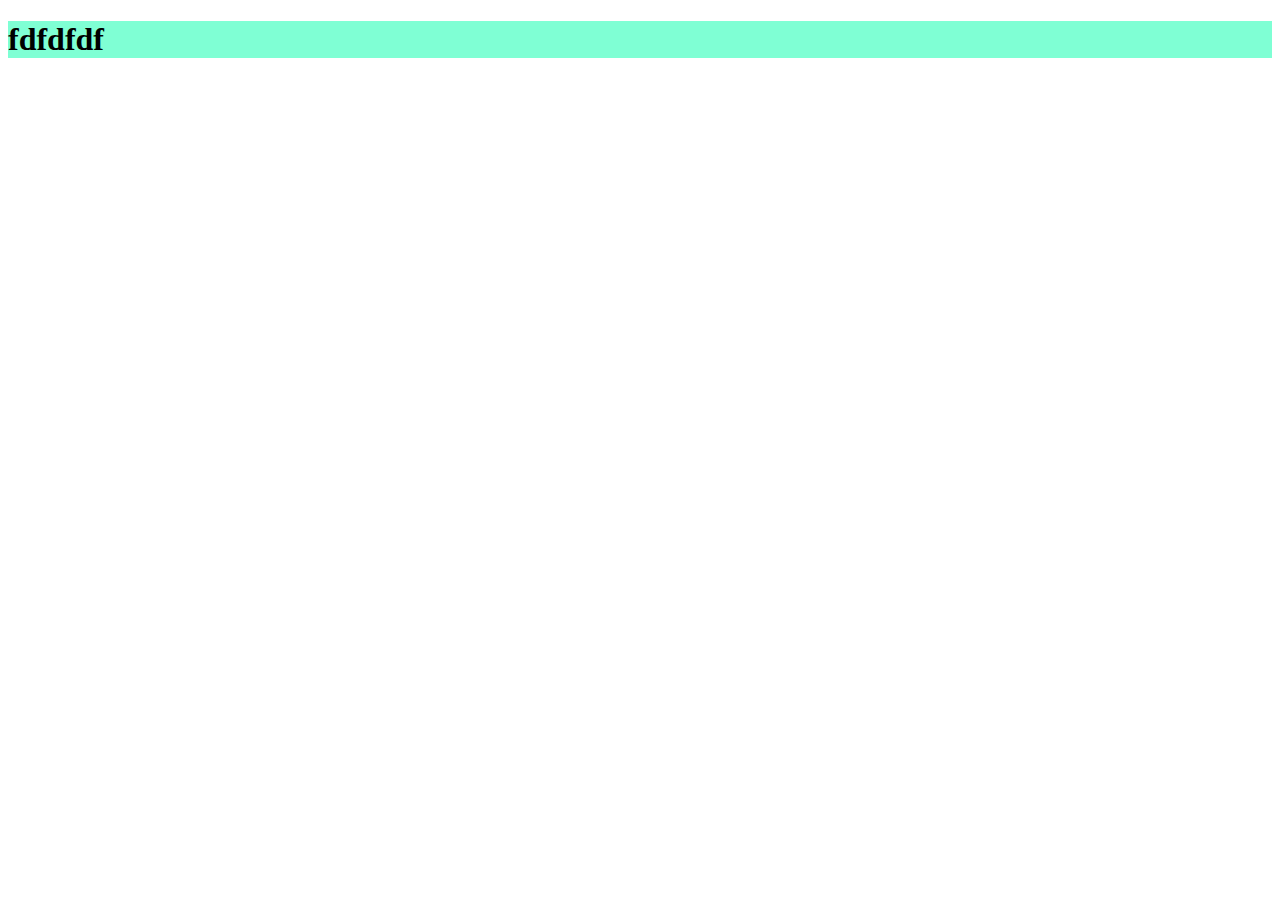
<file: index.html>
<!DOCTYPE html>
<html lang="en">
<head>
    <meta charset="UTF-8">
    <meta http-equiv="X-UA-Compatible" content="IE=edge">
    <meta name="viewport" content="width=р, initial-scale=1.0">
    <link rel="stylesheet" href="./style/style.css">
    <title>Document</title>
</head>
<body>
    <h1 class="hj">fdfdfdf</h1>
</body>
</html>
</file>
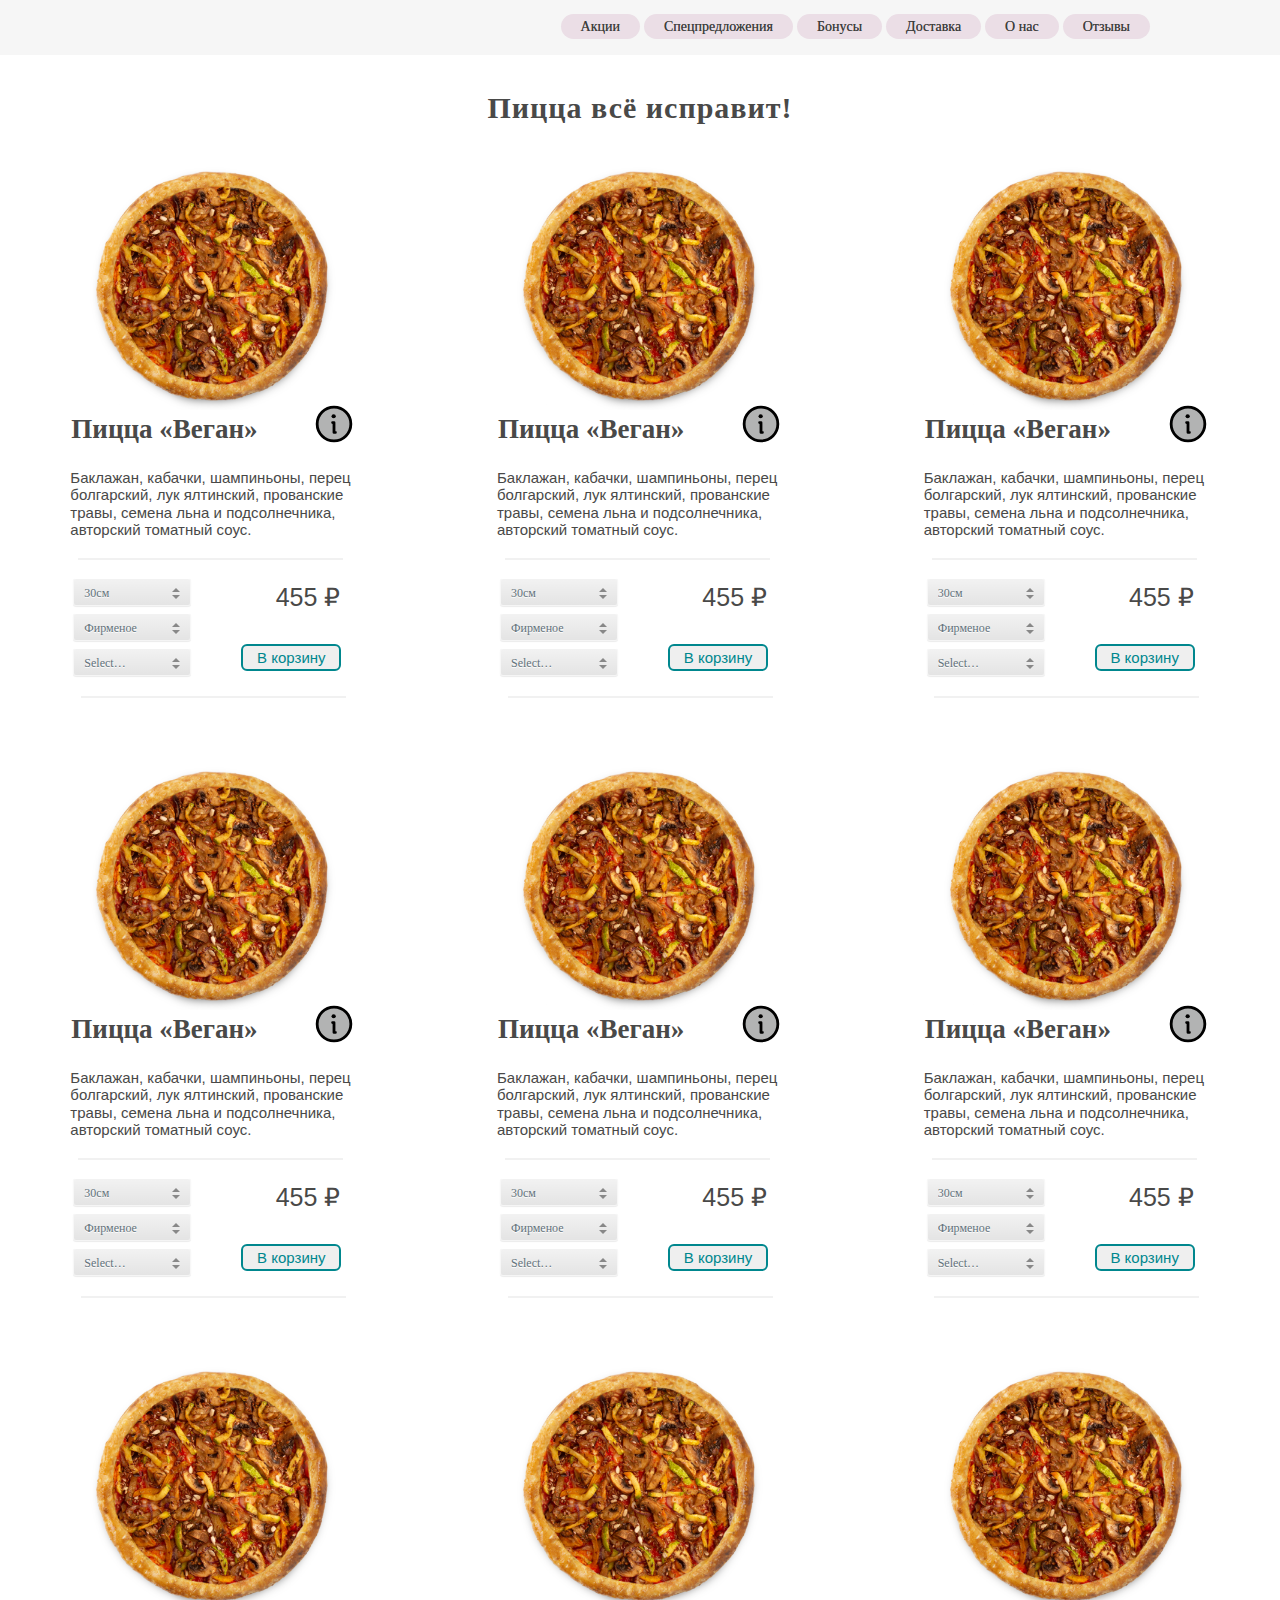
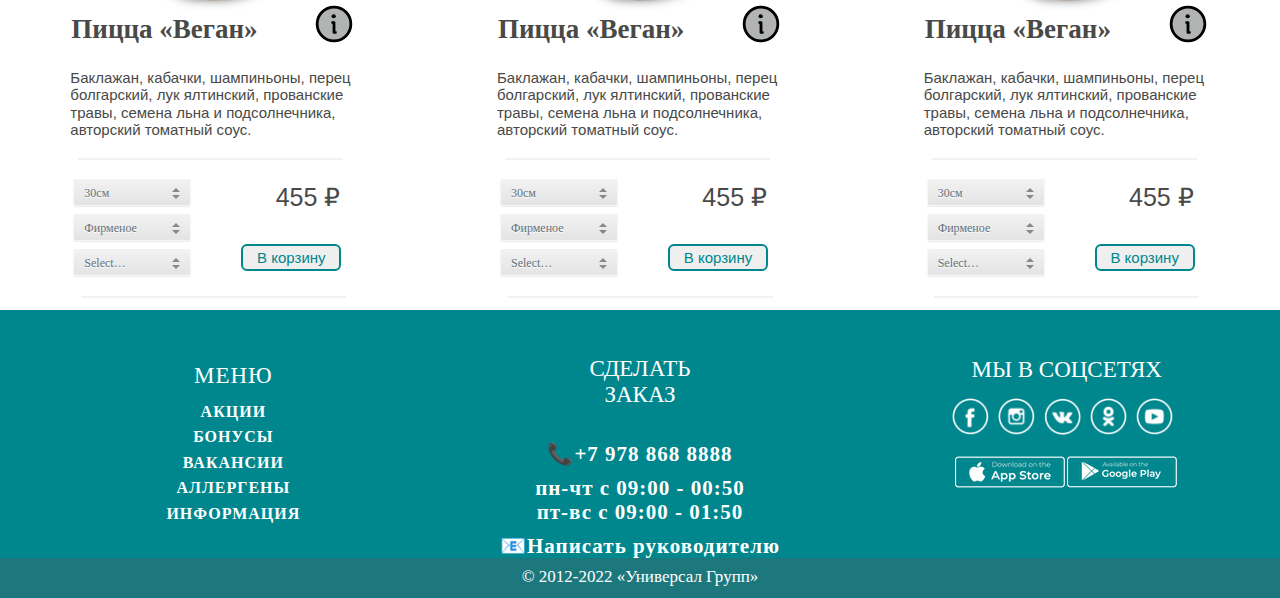
<file: abaz/dubl/index.html>
<!DOCTYPE html>
<html data-theme="light" lang="ru">
  <head>
    <meta charset="UTF-8" />
    <meta http-equiv="X-UA-Compatible" content="IE=edge" />
    <meta name="viewport" content="width=device-width, initial-scale=1.0" />
    <title>monstrpizza</title>

    <link rel="preconnect" href="https://fonts.googleapis.com" />
    <link rel="preconnect" href="https://fonts.gstatic.com" crossorigin />
    <link
      href="https://fonts.googleapis.com/css2?family=Caveat:wght@500;600;700&family=Ledger&family=Lobster&family=Pacifico&family=Piazzolla:ital,opsz,wght@0,8..30,300;0,8..30,400;0,8..30,500;1,8..30,300;1,8..30,400&family=Underdog&display=swap"
      rel="stylesheet"
    />
    <link rel="shortcut icon" href="favicon.ico" type="image/x-icon" />
    <link rel="icon" href="favicon.ico" type="image/x-icon" />
    <!-- font-family: 'Caveat', cursive;
font-family: 'Ledger', serif;
font-family: 'Lobster', cursive;
font-family: 'Pacifico', cursive;
Piazzolla,Underdog
-->
    <link rel="stylesheet" href="css/style.css" />
  </head>
  <body>
    <nav class="top-menu">
      
      <div>

        <label class="theme-input">
          <input type="checkbox">
          <span class="theme-button">
<img  class="sun-icons" src="./img/icons/sun-svgrepo-com.svg"/>
 <img class="moon-icons" id="moon_src" src="./img/icons/theme_light_dark_icon_137104.svg"/>  
          </span>


        </label>
      </div>
      <ul class="menupizza">
        <li><a href="#">Акции</a></li>
        <li><a href="#">Спецпредложения</a></li>
        <li><a href="#">Бонусы</a></li>
        <li><a href="#">Доставка</a></li>
        <li><a href="#">О нас</a></li>
        <li><a href="#">Отзывы</a></li>
      </ul>
    </nav>
    <div class="wrapper"> 
      
      
      <header class="header-burger">
        <div class="header_container">
          <a href=""class="header_logo1"></a>
          <div class="header_menu menu">

<div class="menu_icon">
<span>

</span>
</div>
<nav class="menu_body">
  <ul class="menu_list">
    <li><a href=""class="menu_link">Раздел №1</a></li>
    <li><a href=""class="menu_link">Раздел №2</a></li>
    <li><a href=""class="menu_link">Раздел №3</a></li>
<li>
    <a href=""class="menu_link">Страница №1</a>
    <span class="menu_arrow"></span>
  
  <ul class="menu_sub-list">
    <li>
      <a href=""class="menu_sub-link">Раздел №1</a>
    </li>
    <li>
      <a href=""class="menu_sub-link">Раздел №2</a>
    </li>
    <li>
      <a href=""class="menu_sub-link">Раздел №3</a>
    </li>

    
  </ul>
</li>
<li>
  <a href=""class="menu_link"> Страница №2</a>
</li>


</ul>
</nav>

          </div>


        </div>


    </header> 
  
  
  
  </div>








    <header class="header">
      <div class="icon-menu">
        <div>
          <a href="">
            <i class="i-menu"></i>
          </a>
        </div>
        <div class="icon-menu-text">
          <span>Меню</span>
        </div>
      </div>
      <div class="top-center">
        <div>
          <a href=""
            ><img
              class="logo-fidel"
              src="img/icons/logo-na-sajt-Fidel-01.svg"
              alt=""
          /></a>
        </div>
        <h1>ДОСТАВКА ВКУСНОЙ ЕДЫ</h1>
        <div class="top-elements">
          <div class="city-elements">
            <a href="">Севастополь</a>
          </div>
          <div class="telephone-elements">
            <a href="">Звонок</a>
          </div>
          <div class="exit-elements">
            <a href="">Войти</a>
          </div>
        </div>
      </div>
      <div class="cart-menu-block">
        <div class="cart-menu-cart">
          <a href=""><i class="i-cart-menu"></i></a>
        </div>
      </div>
    </header>
    <div class="slaider">
      
      <div class="slaider-left">
        <button class="button-knopa-left"><i class="slaider-left-knopka"></i></button>
      </div>
      <div class="slaider-center">
        
        <div class="slide" style="background-image:url(img/pizza/Пицца-в-подарок-1.jpg)"></div>
      
        <div class="slide" style="background-image:url(img/pizza/Пицца-в-подарок-1.jpg)"></div>
      
      
        <div class="slide" style="background-image:url(img/pizza/Пицца-в-подарок-1.jpg)"></div>
        
      </div>
      <div class="dots">
        <div class="dot" id="d0"></div>
        <div class="dot" id="d1"></div>
        <div class="dot" id="d2"></div>
      </div>
      <div class="slaider-right">
        <button class="button-knopa-right"><i class="slaider-right-knopka"></i></button>
      </div>
      <div class="bord-line-back"></div>
      <div class="bord-line"></div>
    </div>
    <main class="main">
      <aside class="side-menu">
        <div class="d1">
          <form>
          <input type="text" placeholder="Искать здесь...">
          <button type="submit"></button>
          </form>
      </aside>
      <div class="content">
       
        <div class="pizz">Пицца всё исправит!</div>
        <div class="wrapper">
        <section class="produkt">
          <div class="block-left">
            <div class="verx-block">
              
              <a href=""
                ><img class="vegan" src="img/Vegan-500x417.png" alt=""
              /></a>
              

              <div class="name-pizza">
                Пицца «Веган»

                <a href="">
                  <i class="menu-inffo-i"></i>
                </a>
              </div>
              <p class="description-pizza">
                Баклажан, кабачки, шампиньоны, перец болгарский, лук ялтинский,
                прованские травы, семена льна и подсолнечника, авторский
                томатный соус.
              </p>
              <hr class="hr-shadow1" />
            </div>
            <section class="container">
              <div class="select-menu">
                <div class="dropdown">
                  <select name="one" class="dropdown-select">
                    <option value="">30см</option>
                    <option value="1">40см</option>
                  </select>
                </div>
                <div class="dropdown">
                  <select name="one" class="dropdown-select">
                    <option value="">Фирменое</option>
                    <option value="1">классика</option>
                  </select>
                </div>
                <div class="dropdown">
                  <select name="one" class="dropdown-select">
                    <option value="">Select…</option>
                    <option value="1">Option #1</option>
                    <option value="2">Option #2</option>
                    <option value="3">Option #3</option>
                  </select>
                </div>
              </div>
              <div class="form-right">
                <div class="price-rite">455 ₽</div>
                <button class="corzina"><a href=""> В корзину</a></button>
              </div>
            </section>
            <hr class="hr-shadow1" />
          </div >
          <div class="block-left">
            <div class="verx-block">
              
              <a href=""
                ><img class="vegan" src="img/Vegan-500x417.png" alt=""
              /></a>
            

              <div class="name-pizza">
                Пицца «Веган»

                <a href="">
                  <i class="menu-inffo-i"></i>
                </a>
              </div>
              <p class="description-pizza">
                Баклажан, кабачки, шампиньоны, перец болгарский, лук ялтинский,
                прованские травы, семена льна и подсолнечника, авторский
                томатный соус.
              </p>
              <hr class="hr-shadow1" />
            </div>
            <section class="container">
              <div class="select-menu">
                <div class="dropdown">
                  <select name="one" class="dropdown-select">
                    <option value="">30см</option>
                    <option value="1">40см</option>
                  </select>
                </div>
                <div class="dropdown">
                  <select name="one" class="dropdown-select">
                    <option value="">Фирменое</option>
                    <option value="1">классика</option>
                  </select>
                </div>
                <div class="dropdown">
                  <select name="one" class="dropdown-select">
                    <option value="">Select…</option>
                    <option value="1">Option #1</option>
                    <option value="2">Option #2</option>
                    <option value="3">Option #3</option>
                  </select>
                </div>
              </div>
              <div class="form-right">
                <div class="price-rite">455 ₽</div>
                <button class="corzina"><a href=""> В корзину</a></button>
              </div>
            </section>
            <hr class="hr-shadow1" />
          </div>
          <div class="block-left">
            <div class="verx-block">
              
              <a href=""
                ><img class="vegan" src="img/Vegan-500x417.png" alt=""
              /></a>
        

              <div class="name-pizza">
                Пицца «Веган»

                <a href="">
                  <i class="menu-inffo-i"></i>
                </a>
              </div>
              <p class="description-pizza">
                Баклажан, кабачки, шампиньоны, перец болгарский, лук ялтинский,
                прованские травы, семена льна и подсолнечника, авторский
                томатный соус.
              </p>
              <hr class="hr-shadow1" />
            </div>
            <section class="container">
              <div class="select-menu">
                <div class="dropdown">
                  <select name="one" class="dropdown-select">
                    <option value="">30см</option>
                    <option value="1">40см</option>
                  </select>
                </div>
                <div class="dropdown">
                  <select name="one" class="dropdown-select">
                    <option value="">Фирменое</option>
                    <option value="1">классика</option>
                  </select>
                </div>
                <div class="dropdown">
                  <select name="one" class="dropdown-select">
                    <option value="">Select…</option>
                    <option value="1">Option #1</option>
                    <option value="2">Option #2</option>
                    <option value="3">Option #3</option>
                  </select>
                </div>
              </div>
              <div class="form-right">
                <div class="price-rite">455 ₽</div>
                <button class="corzina"><a href=""> В корзину</a></button>
              </div>
            </section>
            <hr class="hr-shadow1" />
          </div>
        </section>
        <section class="produkt">
          <div class="block-left">
            <div class="verx-block">
              
              <a href=""
                ><img class="vegan" src="img/Vegan-500x417.png" alt=""
              /></a>
              

              <div class="name-pizza">
                Пицца «Веган»

                <a href="">
                  <i class="menu-inffo-i"></i>
                </a>
              </div>
              <p class="description-pizza">
                Баклажан, кабачки, шампиньоны, перец болгарский, лук ялтинский,
                прованские травы, семена льна и подсолнечника, авторский
                томатный соус.
              </p>
              <hr class="hr-shadow1" />
            </div>
            <section class="container">
              <div class="select-menu">
                <div class="dropdown">
                  <select name="one" class="dropdown-select">
                    <option value="">30см</option>
                    <option value="1">40см</option>
                  </select>
                </div>
                <div class="dropdown">
                  <select name="one" class="dropdown-select">
                    <option value="">Фирменое</option>
                    <option value="1">классика</option>
                  </select>
                </div>
                <div class="dropdown">
                  <select name="one" class="dropdown-select">
                    <option value="">Select…</option>
                    <option value="1">Option #1</option>
                    <option value="2">Option #2</option>
                    <option value="3">Option #3</option>
                  </select>
                </div>
              </div>
              <div class="form-right">
                <div class="price-rite">455 ₽</div>
                <button class="corzina"><a href=""> В корзину</a></button>
              </div>
            </section>
            <hr class="hr-shadow1" />
          </div >
          <div class="block-left">
            <div class="verx-block">
              
              <a href=""
                ><img class="vegan" src="img/Vegan-500x417.png" alt=""
              /></a>
            

              <div class="name-pizza">
                Пицца «Веган»

                <a href="">
                  <i class="menu-inffo-i"></i>
                </a>
              </div>
              <p class="description-pizza">
                Баклажан, кабачки, шампиньоны, перец болгарский, лук ялтинский,
                прованские травы, семена льна и подсолнечника, авторский
                томатный соус.
              </p>
              <hr class="hr-shadow1" />
            </div>
            <section class="container">
              <div class="select-menu">
                <div class="dropdown">
                  <select name="one" class="dropdown-select">
                    <option value="">30см</option>
                    <option value="1">40см</option>
                  </select>
                </div>
                <div class="dropdown">
                  <select name="one" class="dropdown-select">
                    <option value="">Фирменое</option>
                    <option value="1">классика</option>
                  </select>
                </div>
                <div class="dropdown">
                  <select name="one" class="dropdown-select">
                    <option value="">Select…</option>
                    <option value="1">Option #1</option>
                    <option value="2">Option #2</option>
                    <option value="3">Option #3</option>
                  </select>
                </div>
              </div>
              <div class="form-right">
                <div class="price-rite">455 ₽</div>
                <button class="corzina"><a href=""> В корзину</a></button>
              </div>
            </section>
            <hr class="hr-shadow1" />
          </div>
          <div class="block-left">
            <div class="verx-block">
              
              <a href=""
                ><img class="vegan" src="img/Vegan-500x417.png" alt=""
              /></a>
        

              <div class="name-pizza">
                Пицца «Веган»

                <a href="">
                  <i class="menu-inffo-i"></i>
                </a>
              </div>
              <p class="description-pizza">
                Баклажан, кабачки, шампиньоны, перец болгарский, лук ялтинский,
                прованские травы, семена льна и подсолнечника, авторский
                томатный соус.
              </p>
              <hr class="hr-shadow1" />
            </div>
            <section class="container">
              <div class="select-menu">
                <div class="dropdown">
                  <select name="one" class="dropdown-select">
                    <option value="">30см</option>
                    <option value="1">40см</option>
                  </select>
                </div>
                <div class="dropdown">
                  <select name="one" class="dropdown-select">
                    <option value="">Фирменое</option>
                    <option value="1">классика</option>
                  </select>
                </div>
                <div class="dropdown">
                  <select name="one" class="dropdown-select">
                    <option value="">Select…</option>
                    <option value="1">Option #1</option>
                    <option value="2">Option #2</option>
                    <option value="3">Option #3</option>
                  </select>
                </div>
              </div>
              <div class="form-right">
                <div class="price-rite">455 ₽</div>
                <button class="corzina"><a href=""> В корзину</a></button>
              </div>
            </section>
            <hr class="hr-shadow1" />
          </div>
        </section>
        <section class="produkt">
          <div class="block-left">
            <div class="verx-block">
              
              <a href=""
                ><img class="vegan" src="img/Vegan-500x417.png" alt=""
              /></a>
              

              <div class="name-pizza">
                Пицца «Веган»

                <a href="">
                  <i class="menu-inffo-i"></i>
                </a>
              </div>
              <p class="description-pizza">
                Баклажан, кабачки, шампиньоны, перец болгарский, лук ялтинский,
                прованские травы, семена льна и подсолнечника, авторский
                томатный соус.
              </p>
              <hr class="hr-shadow1" />
            </div>
            <section class="container">
              <div class="select-menu">
                <div class="dropdown">
                  <select name="one" class="dropdown-select">
                    <option value="">30см</option>
                    <option value="1">40см</option>
                  </select>
                </div>
                <div class="dropdown">
                  <select name="one" class="dropdown-select">
                    <option value="">Фирменое</option>
                    <option value="1">классика</option>
                  </select>
                </div>
                <div class="dropdown">
                  <select name="one" class="dropdown-select">
                    <option value="">Select…</option>
                    <option value="1">Option #1</option>
                    <option value="2">Option #2</option>
                    <option value="3">Option #3</option>
                  </select>
                </div>
              </div>
              <div class="form-right">
                <div class="price-rite">455 ₽</div>
                <button class="corzina"><a href=""> В корзину</a></button>
              </div>
            </section>
            <hr class="hr-shadow1" />
          </div >
          <div class="block-left">
            <div class="verx-block">
              
              <a href=""
                ><img class="vegan" src="img/Vegan-500x417.png" alt=""
              /></a>
            

              <div class="name-pizza">
                Пицца «Веган»

                <a href="">
                  <i class="menu-inffo-i"></i>
                </a>
              </div>
              <p class="description-pizza">
                Баклажан, кабачки, шампиньоны, перец болгарский, лук ялтинский,
                прованские травы, семена льна и подсолнечника, авторский
                томатный соус.
              </p>
              <hr class="hr-shadow1" />
            </div>
            <section class="container">
              <div class="select-menu">
                <div class="dropdown">
                  <select name="one" class="dropdown-select">
                    <option value="">30см</option>
                    <option value="1">40см</option>
                  </select>
                </div>
                <div class="dropdown">
                  <select name="one" class="dropdown-select">
                    <option value="">Фирменое</option>
                    <option value="1">классика</option>
                  </select>
                </div>
                <div class="dropdown">
                  <select name="one" class="dropdown-select">
                    <option value="">Select…</option>
                    <option value="1">Option #1</option>
                    <option value="2">Option #2</option>
                    <option value="3">Option #3</option>
                  </select>
                </div>
              </div>
              <div class="form-right">
                <div class="price-rite">455 ₽</div>
                <button class="corzina"><a href=""> В корзину</a></button>
              </div>
            </section>
            <hr class="hr-shadow1" />
          </div>
          <div class="block-left">
            <div class="verx-block">
              
              <a href=""
                ><img class="vegan" src="img/Vegan-500x417.png" alt=""
              /></a>
        

              <div class="name-pizza">
                Пицца «Веган»

                <a href="">
                  <i class="menu-inffo-i"></i>
                </a>
              </div>
              <p class="description-pizza">
                Баклажан, кабачки, шампиньоны, перец болгарский, лук ялтинский,
                прованские травы, семена льна и подсолнечника, авторский
                томатный соус.
              </p>
              <hr class="hr-shadow1" />
            </div>
            <section class="container">
              <div class="select-menu">
                <div class="dropdown">
                  <select name="one" class="dropdown-select">
                    <option value="">30см</option>
                    <option value="1">40см</option>
                  </select>
                </div>
                <div class="dropdown">
                  <select name="one" class="dropdown-select">
                    <option value="">Фирменое</option>
                    <option value="1">классика</option>
                  </select>
                </div>
                <div class="dropdown">
                  <select name="one" class="dropdown-select">
                    <option value="">Select…</option>
                    <option value="1">Option #1</option>
                    <option value="2">Option #2</option>
                    <option value="3">Option #3</option>
                  </select>
                </div>
              </div>
              <div class="form-right">
                <div class="price-rite">455 ₽</div>
                <button class="corzina"><a href=""> В корзину</a></button>
              </div>
            </section>
            <hr class="hr-shadow1" />
          </div>
        </section>

        </div>


      </div>
      <div class="cart">
        <h1 class="cart-zakaz">Твой заказ</h1>
        <div class="cart-korzina"><p>Корзина пуста.</p></div>
      </div>
    </main>
    <footer class="footer">
      <section class="footer-block">
        <div class="footer-block-left">
          
          <ul class="spisok-menu">
            <li class="menu-left"><a href="">МЕНЮ</a></li>
            <li><a href=""></a></li>
            <li><a href="">АКЦИИ</a></li>
            <li><a href="">БОНУСЫ</a></li>
            <li><a href="">ВАКАНСИИ</a></li>
            <li><a href="">АЛЛЕРГЕНЫ</a></li>
            <li><a href="">ИНФОРМАЦИЯ</a></li>
          </ul>
        </div>

        <div class="footer-block-centr">
          <div class="menu-left-centr">СДЕЛАТЬ ЗАКАЗ</div>
          <ul class="spisok-menu-centr">
            <li><a href="">📞+7 978 868 8888</a></li>
            <li>
              <a href="">
                пн-чт с 09:00 - 00:50 <br />
                пт-вс с 09:00 - 01:50
              </a>
            </li>
            <li><a href="">📧Написать руководителю</a></li>
          </ul>
        </div>

        <div class="footer-block-right">
          <span class="menu-left-right">МЫ В СОЦСЕТЯХ</span>
          <div class="icons-right-fw">
            <a href=""><i class="i-icon-fb"></i></a>
            <a href=""><i class="i-icon-insta"></i></a>
            <a href=""><i class="i-icon-vk"></i></a>
            <a href=""><i class="i-icon-ok"></i></a>
            <a href=""><i class="i-icon-youtube"></i></a>
          </div>
          <div class="icons-right-story">
            <a href=""><i class="i-icon-ios"></i></a>
            <a href=""><i class="i-icon-android"></i></a>
          </div>
        </div>
      </section>
    </footer>
    <div class="footer-end">
      <span class="footer-end-text">© 2012-2022 «Универсал Групп»</span>
    </div>
    <script src="./script.js"></script>
    <script src="./script1.js"></script>
  </body>
</html>
</file>
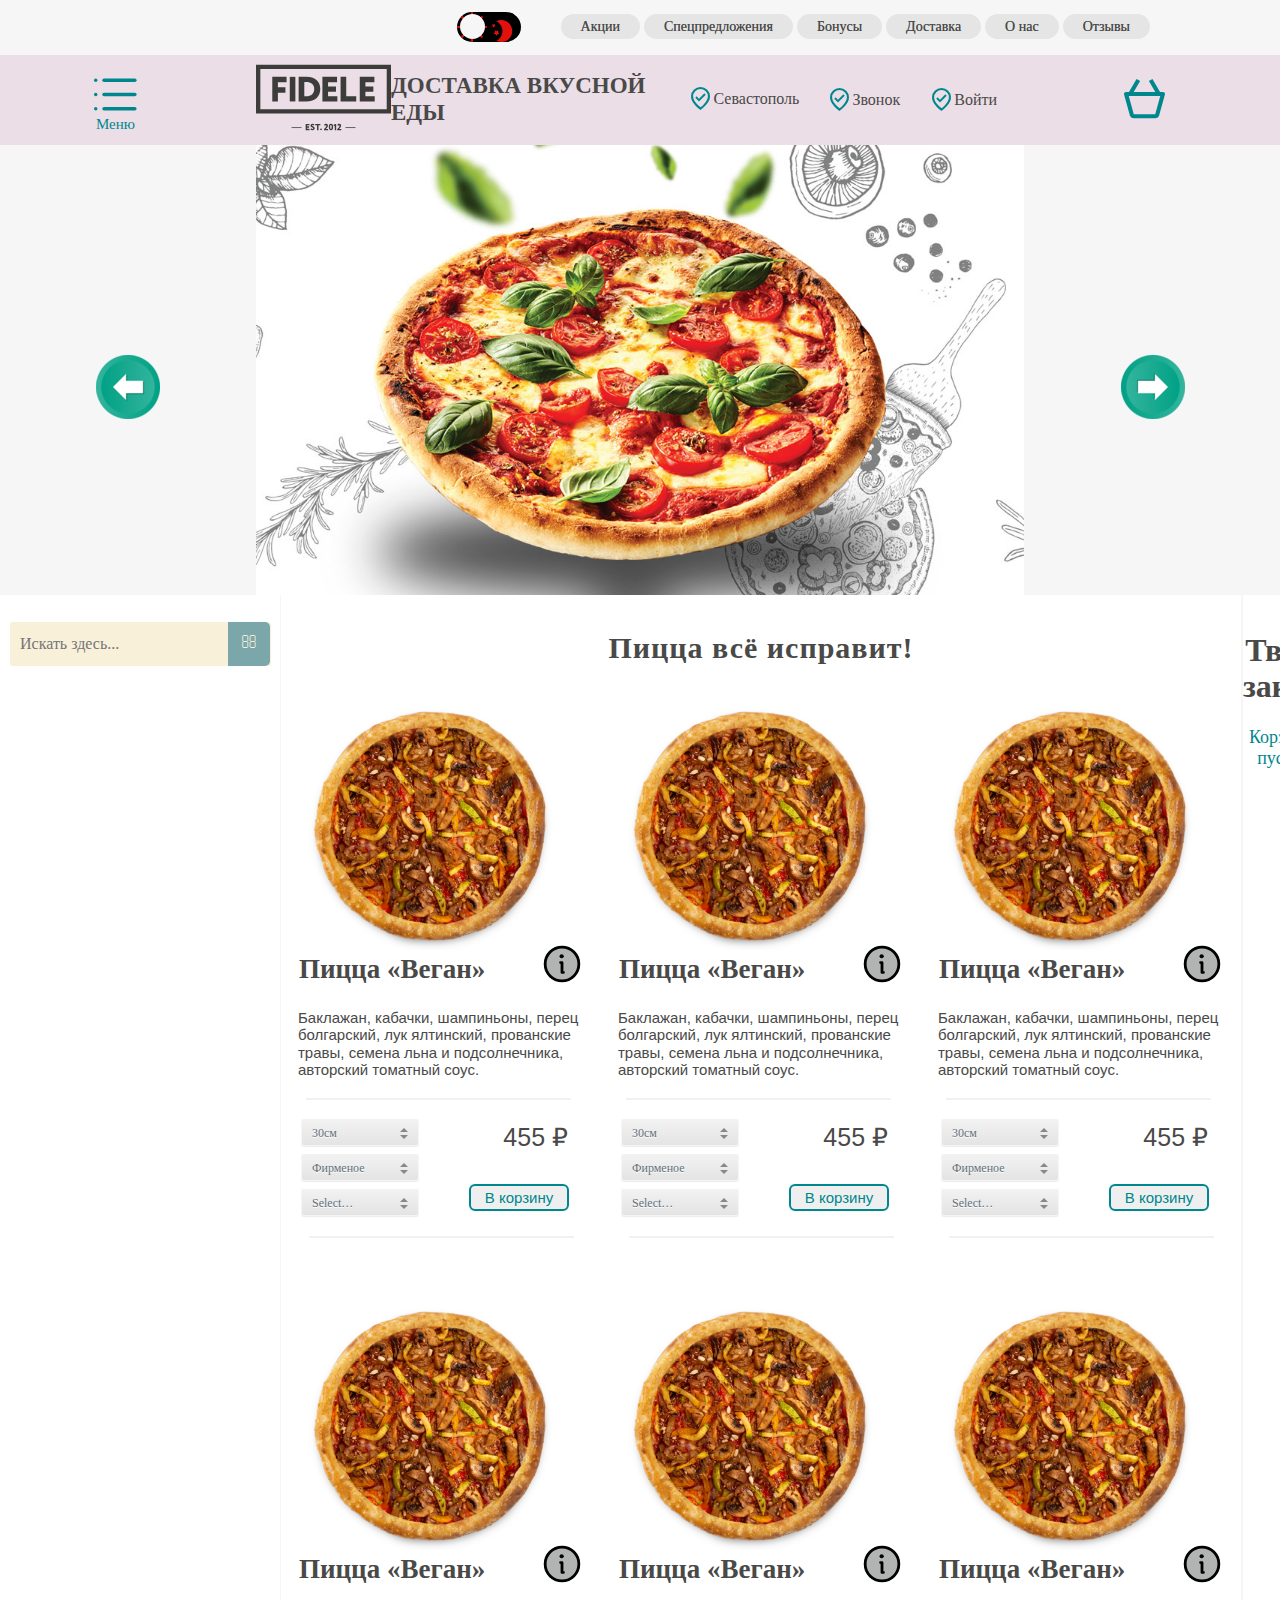
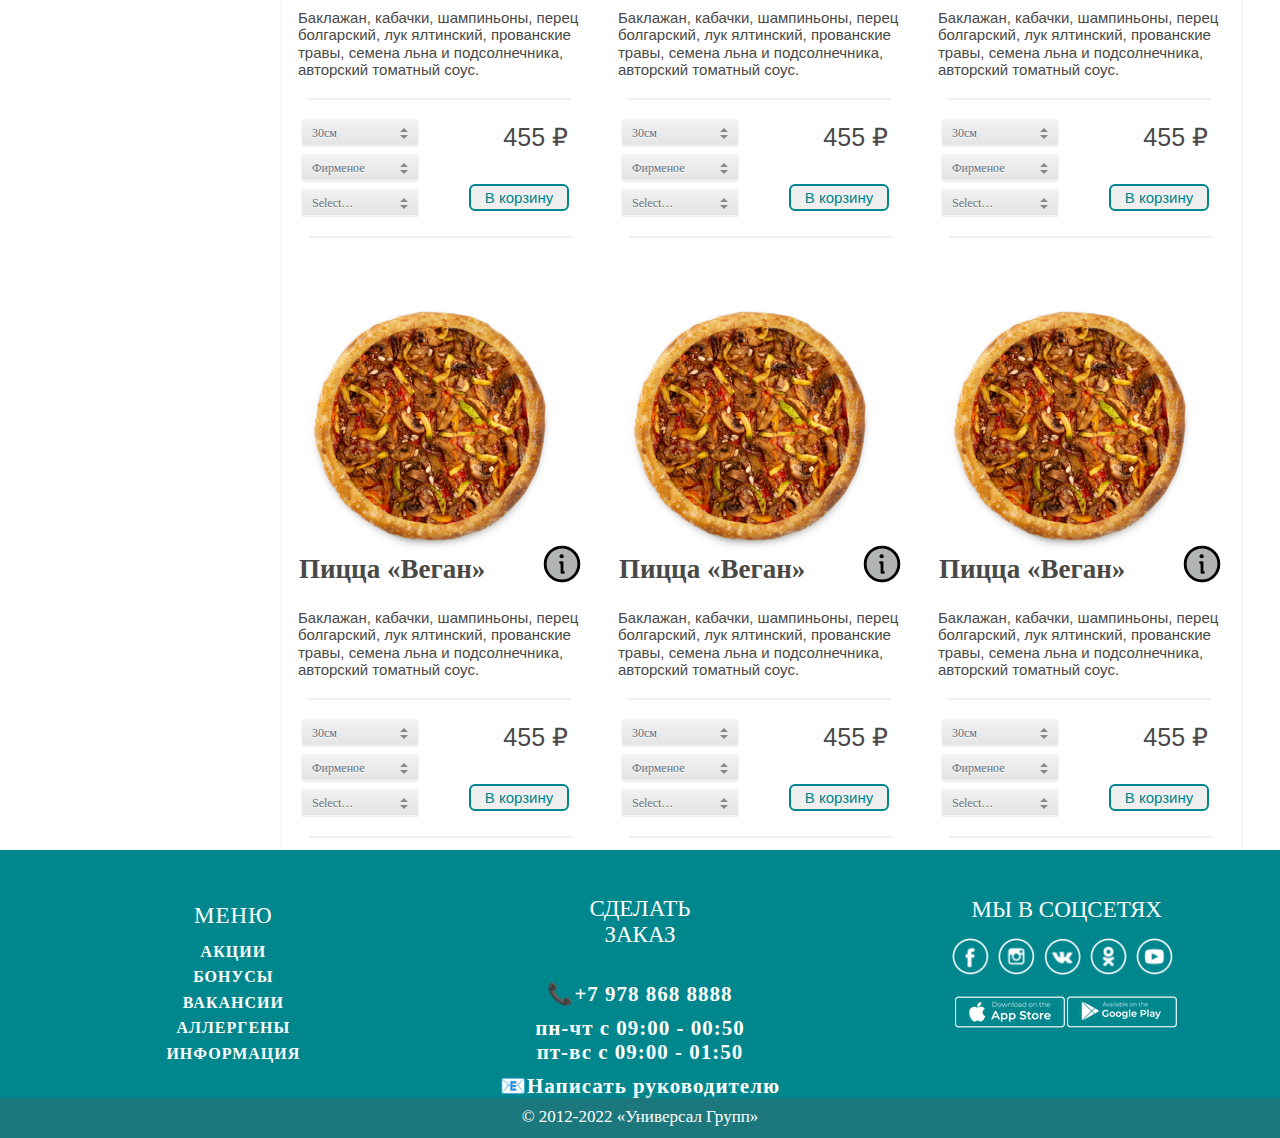
<file: abaz/monstrpizza/index.html>
<!DOCTYPE html>
<html data-theme="light" lang="ru">
  <head>
    <meta charset="UTF-8" />
    <meta http-equiv="X-UA-Compatible" content="IE=edge" />
    <meta name="viewport" content="width=device-width, initial-scale=1.0" />
    <title>monstrpizza</title>

    <link rel="preconnect" href="https://fonts.googleapis.com" />
    <link rel="preconnect" href="https://fonts.gstatic.com" crossorigin />
    <link
      href="https://fonts.googleapis.com/css2?family=Caveat:wght@500;600;700&family=Ledger&family=Lobster&family=Pacifico&family=Piazzolla:ital,opsz,wght@0,8..30,300;0,8..30,400;0,8..30,500;1,8..30,300;1,8..30,400&family=Underdog&display=swap"
      rel="stylesheet"
    />
    <link rel="shortcut icon" href="favicon.ico" type="image/x-icon" />
    <link rel="icon" href="favicon.ico" type="image/x-icon" />
    <!-- font-family: 'Caveat', cursive;
font-family: 'Ledger', serif;
font-family: 'Lobster', cursive;
font-family: 'Pacifico', cursive;
Piazzolla,Underdog
-->
    <link rel="stylesheet" href="css/style.css" />
  </head>
  <body>
    <nav class="top-menu">
      <div>

        <label class="theme-input">
          <input type="checkbox">
          <span class="theme-button">
<img  class="sun-icons" src="./img/icons/sun-svgrepo-com.svg" />
<img class="moon-icons" src="./img/icons/moon-svgrepo-com.svg" />
          </span>


        </label>
      </div>
      <ul class="menupizza">
        <li><a href="#">Акции</a></li>
        <li><a href="#">Спецпредложения</a></li>
        <li><a href="#">Бонусы</a></li>
        <li><a href="#">Доставка</a></li>
        <li><a href="#">О нас</a></li>
        <li><a href="#">Отзывы</a></li>
      </ul>
    </nav>

    <header class="header">
      <div class="icon-menu">
        <div>
          <a href="">
            <i class="i-menu"></i>
          </a>
        </div>
        <div class="icon-menu-text">
          <span>Меню</span>
        </div>
      </div>
      <div class="top-center">
        <div>
          <a href=""
            ><img
              class="logo-fidel"
              src="img/icons/logo-na-sajt-Fidel-01.svg"
              alt=""
          /></a>
        </div>
        <h1>ДОСТАВКА ВКУСНОЙ ЕДЫ</h1>
        <div class="top-elements">
          <div class="city-elements">
            <a href="">Севастополь</a>
          </div>
          <div class="telephone-elements">
            <a href="">Звонок</a>
          </div>
          <div class="exit-elements">
            <a href="">Войти</a>
          </div>
        </div>
      </div>
      <div class="cart-menu-block">
        <div class="cart-menu-cart">
          <a href=""><i class="i-cart-menu"></i></a>
        </div>
      </div>
    </header>
    <div class="slaider">
      <div class="slaider-left">
        <button class="button-knopa-left"><i class="slaider-left-knopka"></i></button>
      </div>
      <div class="slaider-center">
        <div class="slide" style="background-image:url(img/pizza/Пицца-в-подарок-1.jpg)"></div>
      
        <div class="slide" style="background-image:url(img/pizza/Пицца-в-подарок-1.jpg)"></div>
      
      
        <div class="slide" style="background-image:url(img/pizza/Пицца-в-подарок-1.jpg)"></div>
     
      </div>
      <div class="slaider-right">
        <button class="button-knopa-right"><i class="slaider-right-knopka"></i></button>
      </div>
    </div>
    <main class="main">
      <aside class="side-menu">
        <div class="d1">
          <form>
          <input type="text" placeholder="Искать здесь...">
          <button type="submit"></button>
          </form>
      </aside>
      <div class="content">
       
        <div class="pizz">Пицца всё исправит!</div>
        <div class="wrapper">
        <section class="produkt">
          <div class="block-left">
            <div class="verx-block">
              
              <a href=""
                ><img class="vegan" src="img/Vegan-500x417.png" alt=""
              /></a>
              

              <div class="name-pizza">
                Пицца «Веган»

                <a href="">
                  <i class="menu-inffo-i"></i>
                </a>
              </div>
              <p class="description-pizza">
                Баклажан, кабачки, шампиньоны, перец болгарский, лук ялтинский,
                прованские травы, семена льна и подсолнечника, авторский
                томатный соус.
              </p>
              <hr class="hr-shadow1" />
            </div>
            <section class="container">
              <div class="select-menu">
                <div class="dropdown">
                  <select name="one" class="dropdown-select">
                    <option value="">30см</option>
                    <option value="1">40см</option>
                  </select>
                </div>
                <div class="dropdown">
                  <select name="one" class="dropdown-select">
                    <option value="">Фирменое</option>
                    <option value="1">классика</option>
                  </select>
                </div>
                <div class="dropdown">
                  <select name="one" class="dropdown-select">
                    <option value="">Select…</option>
                    <option value="1">Option #1</option>
                    <option value="2">Option #2</option>
                    <option value="3">Option #3</option>
                  </select>
                </div>
              </div>
              <div class="form-right">
                <div class="price-rite">455 ₽</div>
                <button class="corzina"><a href=""> В корзину</a></button>
              </div>
            </section>
            <hr class="hr-shadow1" />
          </div >
          <div class="block-left">
            <div class="verx-block">
              
              <a href=""
                ><img class="vegan" src="img/Vegan-500x417.png" alt=""
              /></a>
            

              <div class="name-pizza">
                Пицца «Веган»

                <a href="">
                  <i class="menu-inffo-i"></i>
                </a>
              </div>
              <p class="description-pizza">
                Баклажан, кабачки, шампиньоны, перец болгарский, лук ялтинский,
                прованские травы, семена льна и подсолнечника, авторский
                томатный соус.
              </p>
              <hr class="hr-shadow1" />
            </div>
            <section class="container">
              <div class="select-menu">
                <div class="dropdown">
                  <select name="one" class="dropdown-select">
                    <option value="">30см</option>
                    <option value="1">40см</option>
                  </select>
                </div>
                <div class="dropdown">
                  <select name="one" class="dropdown-select">
                    <option value="">Фирменое</option>
                    <option value="1">классика</option>
                  </select>
                </div>
                <div class="dropdown">
                  <select name="one" class="dropdown-select">
                    <option value="">Select…</option>
                    <option value="1">Option #1</option>
                    <option value="2">Option #2</option>
                    <option value="3">Option #3</option>
                  </select>
                </div>
              </div>
              <div class="form-right">
                <div class="price-rite">455 ₽</div>
                <button class="corzina"><a href=""> В корзину</a></button>
              </div>
            </section>
            <hr class="hr-shadow1" />
          </div>
          <div class="block-left">
            <div class="verx-block">
              
              <a href=""
                ><img class="vegan" src="img/Vegan-500x417.png" alt=""
              /></a>
        

              <div class="name-pizza">
                Пицца «Веган»

                <a href="">
                  <i class="menu-inffo-i"></i>
                </a>
              </div>
              <p class="description-pizza">
                Баклажан, кабачки, шампиньоны, перец болгарский, лук ялтинский,
                прованские травы, семена льна и подсолнечника, авторский
                томатный соус.
              </p>
              <hr class="hr-shadow1" />
            </div>
            <section class="container">
              <div class="select-menu">
                <div class="dropdown">
                  <select name="one" class="dropdown-select">
                    <option value="">30см</option>
                    <option value="1">40см</option>
                  </select>
                </div>
                <div class="dropdown">
                  <select name="one" class="dropdown-select">
                    <option value="">Фирменое</option>
                    <option value="1">классика</option>
                  </select>
                </div>
                <div class="dropdown">
                  <select name="one" class="dropdown-select">
                    <option value="">Select…</option>
                    <option value="1">Option #1</option>
                    <option value="2">Option #2</option>
                    <option value="3">Option #3</option>
                  </select>
                </div>
              </div>
              <div class="form-right">
                <div class="price-rite">455 ₽</div>
                <button class="corzina"><a href=""> В корзину</a></button>
              </div>
            </section>
            <hr class="hr-shadow1" />
          </div>
        </section>
        <section class="produkt">
          <div class="block-left">
            <div class="verx-block">
              
              <a href=""
                ><img class="vegan" src="img/Vegan-500x417.png" alt=""
              /></a>
              

              <div class="name-pizza">
                Пицца «Веган»

                <a href="">
                  <i class="menu-inffo-i"></i>
                </a>
              </div>
              <p class="description-pizza">
                Баклажан, кабачки, шампиньоны, перец болгарский, лук ялтинский,
                прованские травы, семена льна и подсолнечника, авторский
                томатный соус.
              </p>
              <hr class="hr-shadow1" />
            </div>
            <section class="container">
              <div class="select-menu">
                <div class="dropdown">
                  <select name="one" class="dropdown-select">
                    <option value="">30см</option>
                    <option value="1">40см</option>
                  </select>
                </div>
                <div class="dropdown">
                  <select name="one" class="dropdown-select">
                    <option value="">Фирменое</option>
                    <option value="1">классика</option>
                  </select>
                </div>
                <div class="dropdown">
                  <select name="one" class="dropdown-select">
                    <option value="">Select…</option>
                    <option value="1">Option #1</option>
                    <option value="2">Option #2</option>
                    <option value="3">Option #3</option>
                  </select>
                </div>
              </div>
              <div class="form-right">
                <div class="price-rite">455 ₽</div>
                <button class="corzina"><a href=""> В корзину</a></button>
              </div>
            </section>
            <hr class="hr-shadow1" />
          </div >
          <div class="block-left">
            <div class="verx-block">
              
              <a href=""
                ><img class="vegan" src="img/Vegan-500x417.png" alt=""
              /></a>
            

              <div class="name-pizza">
                Пицца «Веган»

                <a href="">
                  <i class="menu-inffo-i"></i>
                </a>
              </div>
              <p class="description-pizza">
                Баклажан, кабачки, шампиньоны, перец болгарский, лук ялтинский,
                прованские травы, семена льна и подсолнечника, авторский
                томатный соус.
              </p>
              <hr class="hr-shadow1" />
            </div>
            <section class="container">
              <div class="select-menu">
                <div class="dropdown">
                  <select name="one" class="dropdown-select">
                    <option value="">30см</option>
                    <option value="1">40см</option>
                  </select>
                </div>
                <div class="dropdown">
                  <select name="one" class="dropdown-select">
                    <option value="">Фирменое</option>
                    <option value="1">классика</option>
                  </select>
                </div>
                <div class="dropdown">
                  <select name="one" class="dropdown-select">
                    <option value="">Select…</option>
                    <option value="1">Option #1</option>
                    <option value="2">Option #2</option>
                    <option value="3">Option #3</option>
                  </select>
                </div>
              </div>
              <div class="form-right">
                <div class="price-rite">455 ₽</div>
                <button class="corzina"><a href=""> В корзину</a></button>
              </div>
            </section>
            <hr class="hr-shadow1" />
          </div>
          <div class="block-left">
            <div class="verx-block">
              
              <a href=""
                ><img class="vegan" src="img/Vegan-500x417.png" alt=""
              /></a>
        

              <div class="name-pizza">
                Пицца «Веган»

                <a href="">
                  <i class="menu-inffo-i"></i>
                </a>
              </div>
              <p class="description-pizza">
                Баклажан, кабачки, шампиньоны, перец болгарский, лук ялтинский,
                прованские травы, семена льна и подсолнечника, авторский
                томатный соус.
              </p>
              <hr class="hr-shadow1" />
            </div>
            <section class="container">
              <div class="select-menu">
                <div class="dropdown">
                  <select name="one" class="dropdown-select">
                    <option value="">30см</option>
                    <option value="1">40см</option>
                  </select>
                </div>
                <div class="dropdown">
                  <select name="one" class="dropdown-select">
                    <option value="">Фирменое</option>
                    <option value="1">классика</option>
                  </select>
                </div>
                <div class="dropdown">
                  <select name="one" class="dropdown-select">
                    <option value="">Select…</option>
                    <option value="1">Option #1</option>
                    <option value="2">Option #2</option>
                    <option value="3">Option #3</option>
                  </select>
                </div>
              </div>
              <div class="form-right">
                <div class="price-rite">455 ₽</div>
                <button class="corzina"><a href=""> В корзину</a></button>
              </div>
            </section>
            <hr class="hr-shadow1" />
          </div>
        </section>
        <section class="produkt">
          <div class="block-left">
            <div class="verx-block">
              
              <a href=""
                ><img class="vegan" src="img/Vegan-500x417.png" alt=""
              /></a>
              

              <div class="name-pizza">
                Пицца «Веган»

                <a href="">
                  <i class="menu-inffo-i"></i>
                </a>
              </div>
              <p class="description-pizza">
                Баклажан, кабачки, шампиньоны, перец болгарский, лук ялтинский,
                прованские травы, семена льна и подсолнечника, авторский
                томатный соус.
              </p>
              <hr class="hr-shadow1" />
            </div>
            <section class="container">
              <div class="select-menu">
                <div class="dropdown">
                  <select name="one" class="dropdown-select">
                    <option value="">30см</option>
                    <option value="1">40см</option>
                  </select>
                </div>
                <div class="dropdown">
                  <select name="one" class="dropdown-select">
                    <option value="">Фирменое</option>
                    <option value="1">классика</option>
                  </select>
                </div>
                <div class="dropdown">
                  <select name="one" class="dropdown-select">
                    <option value="">Select…</option>
                    <option value="1">Option #1</option>
                    <option value="2">Option #2</option>
                    <option value="3">Option #3</option>
                  </select>
                </div>
              </div>
              <div class="form-right">
                <div class="price-rite">455 ₽</div>
                <button class="corzina"><a href=""> В корзину</a></button>
              </div>
            </section>
            <hr class="hr-shadow1" />
          </div >
          <div class="block-left">
            <div class="verx-block">
              
              <a href=""
                ><img class="vegan" src="img/Vegan-500x417.png" alt=""
              /></a>
            

              <div class="name-pizza">
                Пицца «Веган»

                <a href="">
                  <i class="menu-inffo-i"></i>
                </a>
              </div>
              <p class="description-pizza">
                Баклажан, кабачки, шампиньоны, перец болгарский, лук ялтинский,
                прованские травы, семена льна и подсолнечника, авторский
                томатный соус.
              </p>
              <hr class="hr-shadow1" />
            </div>
            <section class="container">
              <div class="select-menu">
                <div class="dropdown">
                  <select name="one" class="dropdown-select">
                    <option value="">30см</option>
                    <option value="1">40см</option>
                  </select>
                </div>
                <div class="dropdown">
                  <select name="one" class="dropdown-select">
                    <option value="">Фирменое</option>
                    <option value="1">классика</option>
                  </select>
                </div>
                <div class="dropdown">
                  <select name="one" class="dropdown-select">
                    <option value="">Select…</option>
                    <option value="1">Option #1</option>
                    <option value="2">Option #2</option>
                    <option value="3">Option #3</option>
                  </select>
                </div>
              </div>
              <div class="form-right">
                <div class="price-rite">455 ₽</div>
                <button class="corzina"><a href=""> В корзину</a></button>
              </div>
            </section>
            <hr class="hr-shadow1" />
          </div>
          <div class="block-left">
            <div class="verx-block">
              
              <a href=""
                ><img class="vegan" src="img/Vegan-500x417.png" alt=""
              /></a>
        

              <div class="name-pizza">
                Пицца «Веган»

                <a href="">
                  <i class="menu-inffo-i"></i>
                </a>
              </div>
              <p class="description-pizza">
                Баклажан, кабачки, шампиньоны, перец болгарский, лук ялтинский,
                прованские травы, семена льна и подсолнечника, авторский
                томатный соус.
              </p>
              <hr class="hr-shadow1" />
            </div>
            <section class="container">
              <div class="select-menu">
                <div class="dropdown">
                  <select name="one" class="dropdown-select">
                    <option value="">30см</option>
                    <option value="1">40см</option>
                  </select>
                </div>
                <div class="dropdown">
                  <select name="one" class="dropdown-select">
                    <option value="">Фирменое</option>
                    <option value="1">классика</option>
                  </select>
                </div>
                <div class="dropdown">
                  <select name="one" class="dropdown-select">
                    <option value="">Select…</option>
                    <option value="1">Option #1</option>
                    <option value="2">Option #2</option>
                    <option value="3">Option #3</option>
                  </select>
                </div>
              </div>
              <div class="form-right">
                <div class="price-rite">455 ₽</div>
                <button class="corzina"><a href=""> В корзину</a></button>
              </div>
            </section>
            <hr class="hr-shadow1" />
          </div>
        </section>

        </div>


      </div>
      <div class="cart">
        <h1 class="cart-zakaz">Твой заказ</h1>
        <div class="cart-korzina"><p>Корзина пуста.</p></div>
      </div>
    </main>
    <footer class="footer">
      <section class="footer-block">
        <div class="footer-block-left">
          
          <ul class="spisok-menu">
            <li class="menu-left"><a href="">МЕНЮ</a></li>
            <li><a href=""></a></li>
            <li><a href="">АКЦИИ</a></li>
            <li><a href="">БОНУСЫ</a></li>
            <li><a href="">ВАКАНСИИ</a></li>
            <li><a href="">АЛЛЕРГЕНЫ</a></li>
            <li><a href="">ИНФОРМАЦИЯ</a></li>
          </ul>
        </div>

        <div class="footer-block-centr">
          <div class="menu-left-centr">СДЕЛАТЬ ЗАКАЗ</div>
          <ul class="spisok-menu-centr">
            <li><a href="">📞+7 978 868 8888</a></li>
            <li>
              <a href="">
                пн-чт с 09:00 - 00:50 <br />
                пт-вс с 09:00 - 01:50
              </a>
            </li>
            <li><a href="">📧Написать руководителю</a></li>
          </ul>
        </div>

        <div class="footer-block-right">
          <span class="menu-left-right">МЫ В СОЦСЕТЯХ</span>
          <div class="icons-right-fw">
            <a href=""><i class="i-icon-fb"></i></a>
            <a href=""><i class="i-icon-insta"></i></a>
            <a href=""><i class="i-icon-vk"></i></a>
            <a href=""><i class="i-icon-ok"></i></a>
            <a href=""><i class="i-icon-youtube"></i></a>
          </div>
          <div class="icons-right-story">
            <a href=""><i class="i-icon-ios"></i></a>
            <a href=""><i class="i-icon-android"></i></a>
          </div>
        </div>
      </section>
    </footer>
    <div class="footer-end">
      <span class="footer-end-text">© 2012-2022 «Универсал Групп»</span>
    </div>
    <script src="./script.js"></script>
  </body>
</html>
</file>
<file: style/style.css>
.hj {
    background-color: aquamarine;
}
</file>
<file: abaz/dubl/css/style.css>
@import "./normalize.css";
@import "./colors.css";
@import "./slaider.css";
@import "./header-burger.css";
@import "./header.css";
@import "./main.css";
@import "./side-menu.css";
@import "./content.css";
@import "./cart.css";
@import "./footer.css";
@import "./top-menu.css";
</file>
<file: abaz/monstrpizza/css/style.css>
@import './normalize.css';
@import './colors.css';
@import './slaider.css';
@import './header.css';
@import './main.css';
@import './side-menu.css';
@import './content.css';
@import './cart.css';
@import './footer.css';
@import './top-menu.css';
</file>
